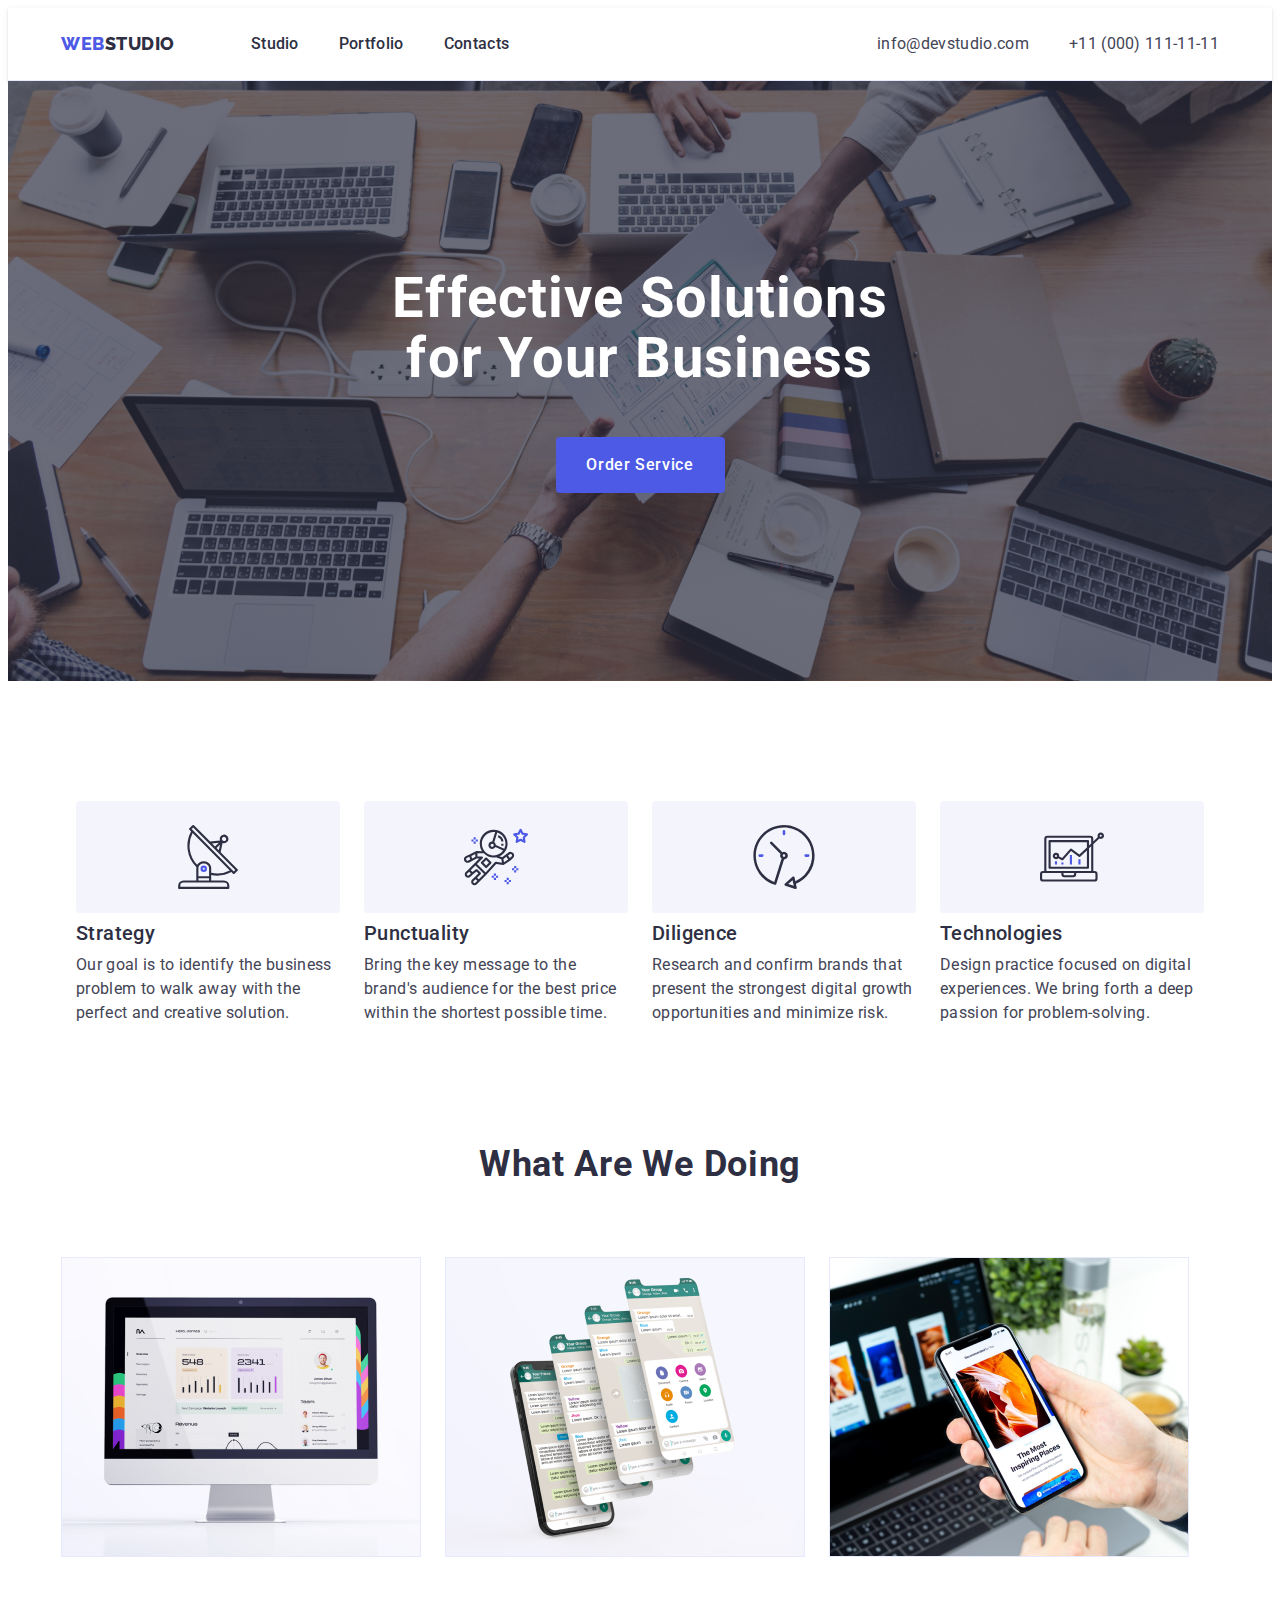
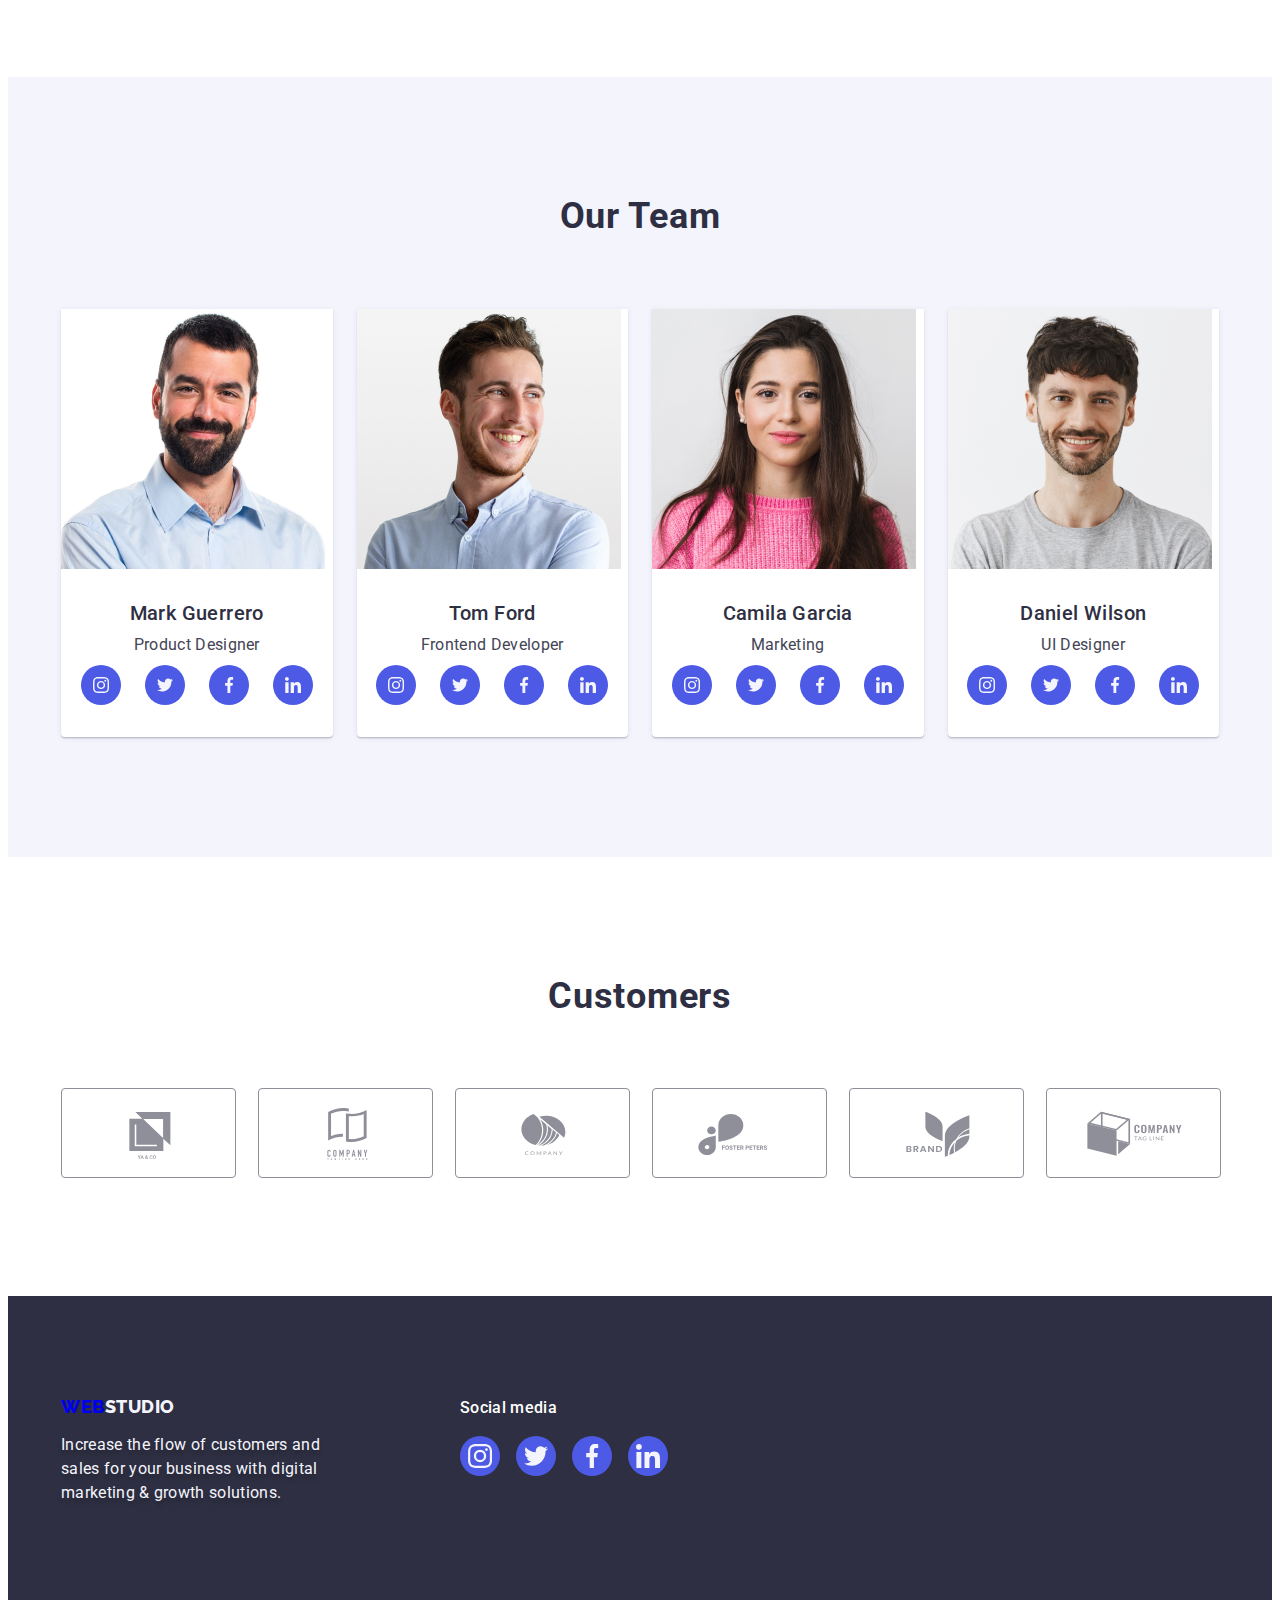
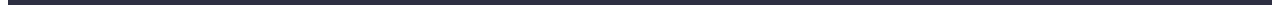
<file: index.html>
<!DOCTYPE html>
<html lang="en">
  <head>
    <meta charset="UTF-8" />
    <meta http-equiv="X-UA-Compatible" content="IE=edge" />
    <meta name="viewport" content="width=device-width, initial-scale=1.0" />
    <title>STUDIO</title>
    <link
      rel="stylesheet"
      href="https://cdnjs.cloudflare.com/ajax/libs/modern-normalize/1.1.0/modern-normalize.min.css"
      integrity="sha512-wpPYUAdjBVSE4KJnH1VR1HeZfpl1ub8YT/NKx4PuQ5NmX2tKuGu6U/JRp5y+Y8XG2tV+wKQpNHVUX03MfMFn9Q=="
      crossorigin="anonymous"
      referrerpolicy="no-referrer"
    />
    <link rel="preconnect" href="https://fonts.googleapis.com" />
    <link rel="preconnect" href="https://fonts.gstatic.com" crossorigin />
    <link
      href="https://fonts.googleapis.com/css2?family=Raleway:wght@800&family=Roboto:wght@400;500;700&display=swap"
      rel="stylesheet"
    />
    <link rel="stylesheet" href="./css/style.css" />
  </head>
  <body>
    <!-- Header -->
    <header class="header">
      <div class="container header-page">
        <nav class="navigation list">
          <a class="logo link" href="./index.html"
            >Web<span class="studio">Studio</span></a
          >
          <ul class="nav list">
            <li><a class="nav-page link" href="./index.html">Studio</a></li>
            <li>
              <a class="nav-page link" href="./portfolio.html">Portfolio</a>
            </li>
            <li><a class="nav-page link" href="">Contacts</a></li>
          </ul>
        </nav>
        <address class="address">
          <ul class="data list">
            <li>
              <a class="data-item link" href="mailto:info@devstudio.com"
                >info@devstudio.com</a
              >
            </li>
            <li>
              <a class="data-item link" href="tel:+110001111111"
                >+11 (000) 111-11-11</a
              >
            </li>
          </ul>
        </address>
      </div>
    </header>
    <!-- main -->
    <main>
      <!-- section 1  -->
      <section class="title">
        <div class="container cont-title">
          <h1 class="title-about">Effective Solutions for Your Business</h1>
          <button class="title-btn" type="button">Order Service</button>
        </div>
      </section>
      <!-- section 2 -->
      <section class="feature">
        <div class="container">
          <h2 class="feature-hidden">fuature</h2>
          <ul class="feature-items list">
            <li class="feature-list">
              <div class="feature-div-icon">
                <svg width="64" height="64" class="feature-icon">
                  <use href="./images/icons.svg#antenna"></use>
                </svg>
              </div>
              <h3 class="feature-sub">Strategy</h3>
              <p class="feature-sub-deck">
                Our goal is to identify the business problem to walk away with
                the perfect and creative solution.
              </p>
            </li>
            <li class="feature-list">
              <div class="feature-div-icon">
                <svg width="64" height="64" class="feature-icon">
                  <use href="./images/icons.svg#astronaut"></use>
                </svg>
              </div>
              <h3 class="feature-sub">Punctuality</h3>
              <p class="feature-sub-deck">
                Bring the key message to the brand's audience for the best price
                within the shortest possible time.
              </p>
            </li>
            <li class="feature-list">
              <div class="feature-div-icon">
                <svg width="64" height="64" class="feature-icon">
                  <use href="./images/icons.svg#clock"></use>
                </svg>
              </div>
              <h3 class="feature-sub">Diligence</h3>
              <p class="feature-sub-deck">
                Research and confirm brands that present the strongest digital
                growth opportunities and minimize risk.
              </p>
            </li>
            <li class="feature-list">
              <div class="feature-div-icon">
                <svg width="64" height="64" class="feature-icon">
                  <use href="./images/icons.svg#diagram"></use>
                </svg>
              </div>
              <h3 class="feature-sub">Technologies</h3>
              <p class="feature-sub-deck">
                Design practice focused on digital experiences. We bring forth a
                deep passion for problem-solving.
              </p>
            </li>
          </ul>
        </div>
      </section>
      <!-- section 3  -->
      <section class="work-title">
        <div class="container">
          <h2 class="works">What are we doing</h2>
          <ul class="works-list list">
            <li class="work-img">
              <img src="./images/feature/pc.jpg" alt="pc" width="360" />
            </li>
            <li class="work-img">
              <img src="./images/feature/tp.jpg" alt="tp" width="360" />
            </li>
            <li class="work-img">
              <img src="./images/feature/tp+pc.jpg" alt="pc+tp" width="360" />
            </li>
          </ul>
        </div>
      </section>

      <!-- section 4 -->
      <section class="team-title">
        <div class="container">
          <h2 class="team">Our Team</h2>
          <ul class="team-list list">
            <li class="team-img">
              <img src="./images/Face/MARK.jpg" alt="Mark" width="264" />
              <div class="img-desk">
                <h3 class="team-name">Mark Guerrero</h3>
                <p class="team-desc">Product Designer</p>
                <ul class="team-ul list">
                  <li class="team-li">
                    <a class="team-a" href="">
                      <svg width="16" height="16" class="team-svg">
                        <use href="./images/icons.svg#instagram"></use>
                      </svg>
                    </a>
                  </li>
                  <li class="team-li">
                    <a class="team-a" href="">
                      <svg width="16" height="16" class="team-svg">
                        <use href="./images/icons.svg#twitter"></use>
                      </svg>
                    </a>
                  </li>
                  <li class="team-li">
                    <a class="team-a" href="">
                      <svg width="16" height="16" class="team-svg">
                        <use href="./images/icons.svg#facebook"></use>
                      </svg>
                    </a>
                  </li>
                  <li class="team-li">
                    <a class="team-a" href="">
                      <svg width="16" height="16" class="team-svg">
                        <use href="./images/icons.svg#linkedin"></use>
                      </svg>
                    </a>
                  </li>
                </ul>
              </div>
            </li>
            <li class="team-img">
              <img src="./images/Face/TOM.jpg" alt="Tom" width="264" />
              <div class="img-desk">
                <h3 class="team-name">Tom Ford</h3>
                <p class="team-desc">Frontend Developer</p>
                <ul class="team-ul list">
                  <li class="team-li">
                    <a class="team-a" href="">
                      <svg width="16" height="16" class="team-svg">
                        <use href="./images/icons.svg#instagram"></use>
                      </svg>
                    </a>
                  </li>
                  <li class="team-li">
                    <a class="team-a" href="">
                      <svg width="16" height="16" class="team-svg">
                        <use href="./images/icons.svg#twitter"></use>
                      </svg>
                    </a>
                  </li>
                  <li class="team-li">
                    <a class="team-a" href="">
                      <svg width="16" height="16" class="team-svg">
                        <use href="./images/icons.svg#facebook"></use>
                      </svg>
                    </a>
                  </li>
                  <li class="team-li">
                    <a class="team-a" href="">
                      <svg width="16" height="16" class="team-svg">
                        <use href="./images/icons.svg#linkedin"></use>
                      </svg>
                    </a>
                  </li>
                </ul>
              </div>
            </li>
            <li class="team-img">
              <img src="./images/Face/rfkdwsz.jpg" alt="Camila" width="264" />
              <div class="img-desk">
                <h3 class="team-name">Camila Garcia</h3>
                <p class="team-desc">Marketing</p>
                <ul class="team-ul list">
                  <li class="team-li">
                    <a class="team-a" href="">
                      <svg width="16" height="16" class="team-svg">
                        <use href="./images/icons.svg#instagram"></use>
                      </svg>
                    </a>
                  </li>
                  <li class="team-li">
                    <a class="team-a" href="">
                      <svg width="16" height="16" class="team-svg">
                        <use href="./images/icons.svg#twitter"></use>
                      </svg>
                    </a>
                  </li>
                  <li class="team-li">
                    <a class="team-a" href="">
                      <svg width="16" height="16" class="team-svg">
                        <use href="./images/icons.svg#facebook"></use>
                      </svg>
                    </a>
                  </li>
                  <li class="team-li">
                    <a class="team-a" href="">
                      <svg width="16" height="16" class="team-svg">
                        <use href="./images/icons.svg#linkedin"></use>
                      </svg>
                    </a>
                  </li>
                </ul>
              </div>
            </li>
            <li class="team-img">
              <img src="./images/Face/dskcjy.jpg" alt="DAinel" width="264" />
              <div class="img-desk">
                <h3 class="team-name">Daniel Wilson</h3>
                <p class="team-desc">UI Designer</p>

                  <ul class="team-ul list">
                    <li class="team-li">
                      <a class="team-a" href="">
                        <svg width="16" height="16" class="team-svg">
                          <use
                            href="./images/icons.svg#instagram"
                          ></use>
                        </svg>
                      </a>
                    </li>
                    <li class="team-li">
                      <a class="team-a" href="">
                        <svg width="16" height="16" class="team-svg">
                          <use href="./images/icons.svg#twitter"></use>
                        </svg>
                      </a>
                    </li>
                    <li class="team-li">
                      <a class="team-a" href="">
                        <svg width="16" height="16" class="team-svg">
                          <use
                            href="./images/icons.svg#facebook"
                          ></use>
                        </svg>
                      </a>
                    </li>
                    <li class="team-li">
                      <a class="team-a" href="">
                        <svg width="16" height="16" class="team-svg">
                          <use
                            href="./images/icons.svg#linkedin"
                          ></use>
                        </svg>
                      </a>
                    </li>
                  </ul>
              </div>
            </li>
          </ul>
        </div>
        <!-- section 5 -->
      </section>
      <section class="customers">
        <div class="container">
          <h2 class="customers-head">Customers</h2>
          <ul class="customers-ul list">
            <li class="customers-li">
              <a class="customers-link" href="">
                <svg width="104" height="56" class="customers-icon">
                  <use href="./images/icons.svg#logo-1"></use>
                </svg>
              </a>
            </li>
            <li class="customers-li">
              <a class="customers-link" href="">
                <svg width="104" height="56" class="customers-icon">
                  <use href="./images/icons.svg#logo-2"></use>
                </svg>
              </a>
            </li>
            <li class="customers-li">
              <a class="customers-link" href="">
                <svg width="104" height="56" class="customers-icon">
                  <use href="./images/icons.svg#logo-3"></use>
                </svg>
              </a>
            </li>
            <li class="customers-li">
              <a class="customers-link" href="">
                <svg width="104" height="56" class="customers-icon">
                  <use href="./images/icons.svg#logo-4"></use>
                </svg>
              </a>
            </li>
            <li class="customers-li">
              <a class="customers-link" href="">
                <svg width="104" height="56" class="customers-icon">
                  <use href="./images/icons.svg#logo-5"></use>
                </svg>
              </a>
            </li>
            <li class="customers-li">
              <a class="customers-link" href="">
                <svg width="104" height="56" class="customers-icon">
                  <use href="./images/icons.svg#logo-6"></use>
                </svg>
              </a>
            </li>
          </ul>
        </div>
      </section>
    </main>
    <!-- Footer -->
    <footer class="footer">
      <div class="container footer-div">
        <div class="containe footer-div-log">
          <a class="logo-foot link" href="./index.html"
            >Web<span class="studio-foot">Studio</span></a
          >
          <p class="footer-desc">
            Increase the flow of customers and sales for your business with
            digital marketing & growth solutions.
          </p>
        </div>
        <div class="container footer-div-soc">
          <p class="social">Social media</p>
          <ul class="social-ul list">
            <li class="social-li">
              <a class="social-a" href="">
                <svg width="24" height="24" class="social-svg">
                  <use href="./images/icons.svg#instagram"></use>
                </svg>
              </a>
            </li>
            <li class="social-li">
              <a class="social-a" href="">
                <svg width="24" height="24" class="social-svg">
                  <use href="./images/icons.svg#twitter"></use>
                </svg>
              </a>
            </li>
            <li class="social-li">
              <a class="social-a" href="">
                <svg width="24" height="24" class="social-svg">
                  <use href="./images/icons.svg#facebook"></use>
                </svg>
              </a>
            </li>
            <li class="social-li">
              <a class="social-a" href="">
                <svg width="24" height="24" class="social-svg">
                  <use href="./images/icons.svg#linkedin"></use>
                </svg>
              </a>
            </li>
          </ul>
        </div>
      </div>
    </footer>
  </body>
</html>
</file>
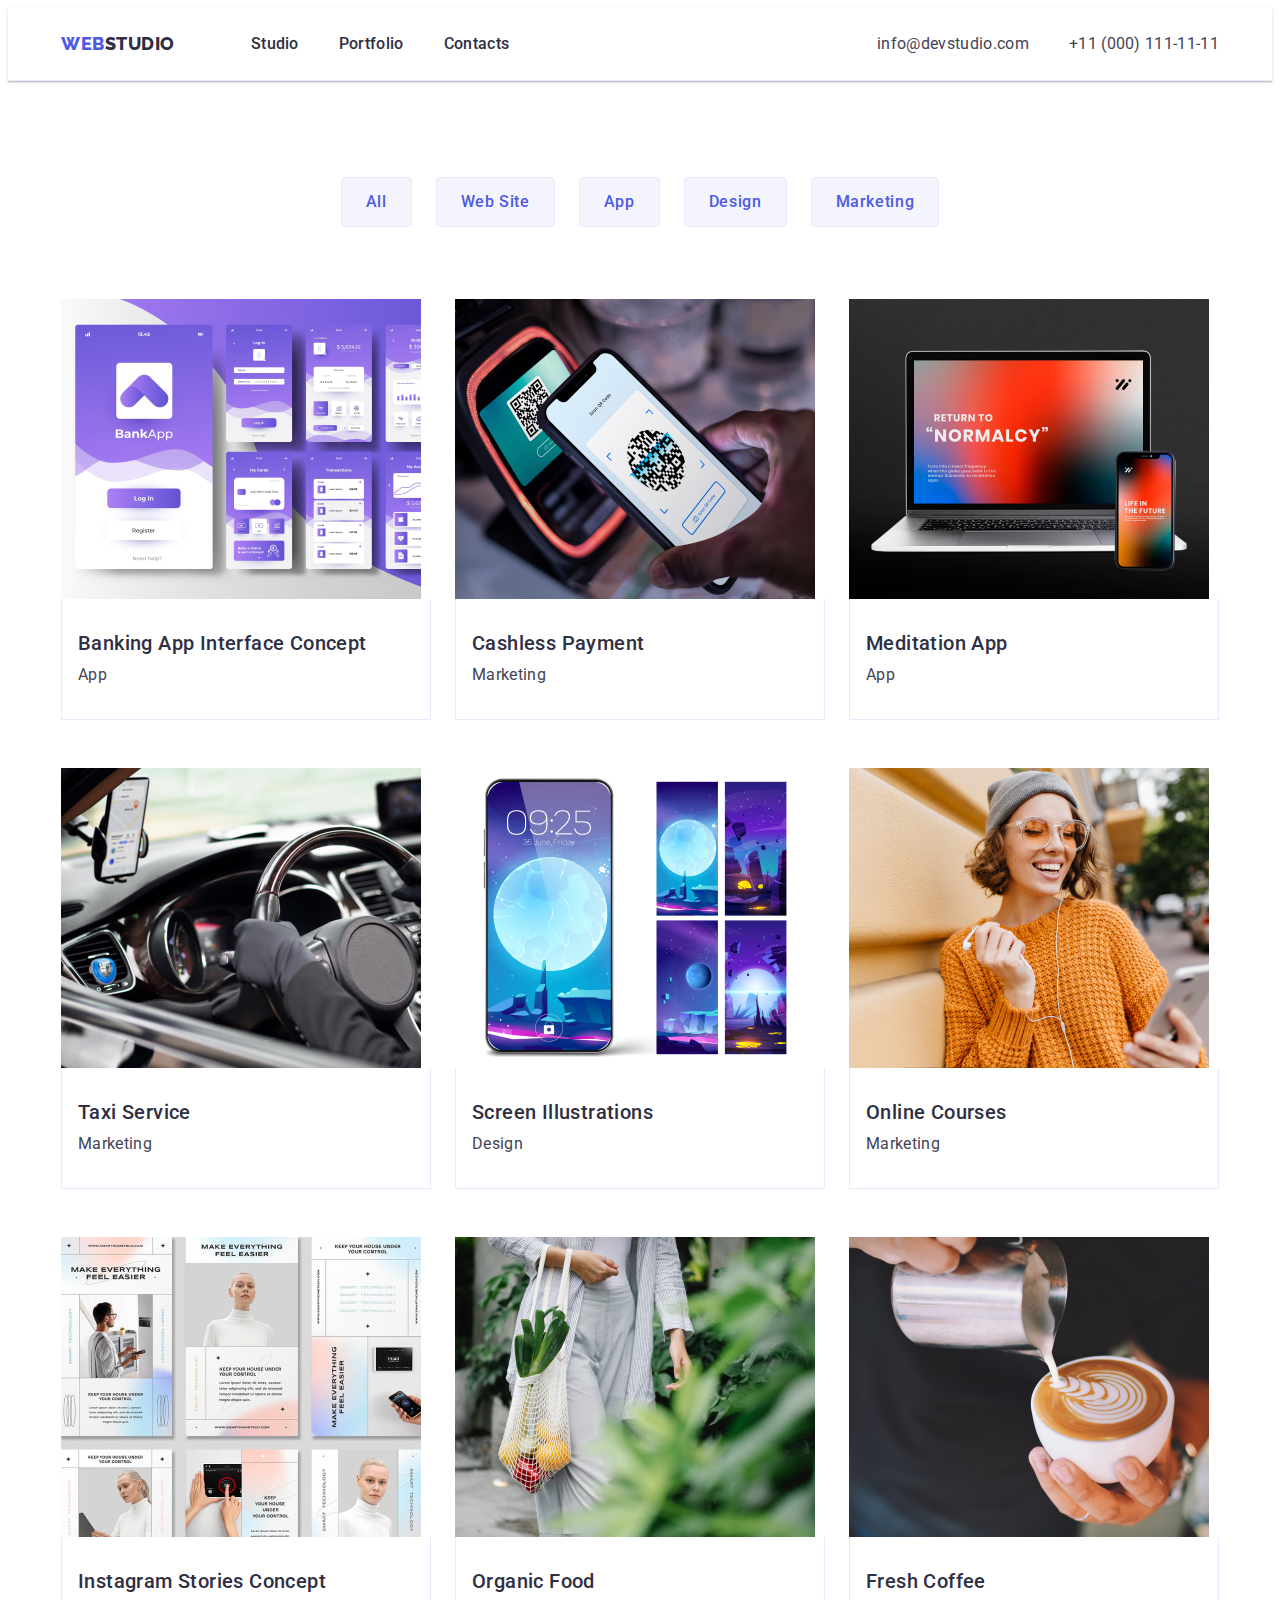
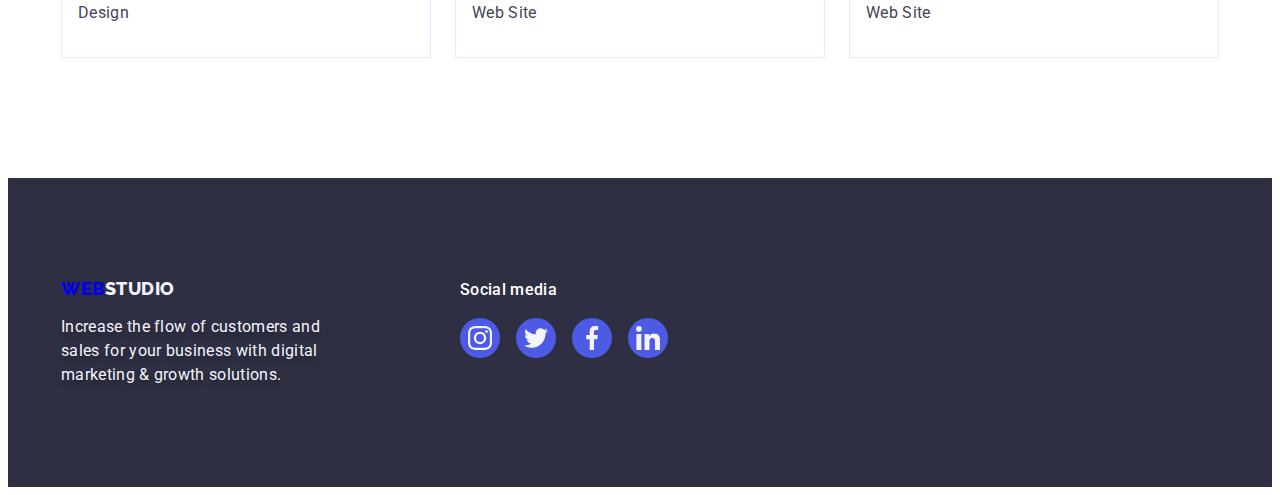
<file: portfolio.html>
<!DOCTYPE html>
<html lang="en">
  <head>
    <meta charset="UTF-8" />
    <meta http-equiv="X-UA-Compatible" content="IE=edge" />
    <meta name="viewport" content="width=device-width, initial-scale=1.0" />
    <title>Portfolio</title>
    <link
      rel="stylesheet"
      href="https://cdnjs.cloudflare.com/ajax/libs/modern-normalize/1.1.0/modern-normalize.min.css"
      integrity="sha512-wpPYUAdjBVSE4KJnH1VR1HeZfpl1ub8YT/NKx4PuQ5NmX2tKuGu6U/JRp5y+Y8XG2tV+wKQpNHVUX03MfMFn9Q=="
      crossorigin="anonymous"
      referrerpolicy="no-referrer"
    />
    <link rel="preconnect" href="https://fonts.googleapis.com" />
    <link rel="preconnect" href="https://fonts.gstatic.com" crossorigin />
    <link
      href="https://fonts.googleapis.com/css2?family=Raleway:wght@800&family=Roboto:wght@400;500;700&display=swap"
      rel="stylesheet"
    />
    <link rel="stylesheet" href="./css/style.css" />
  </head>
  <body>
    <!-- head -->
    <header class="header">
      <div class="container header-page">
        <nav class="navigation list">
          <a class="logo link" href="./index.html"
            >Web<span class="studio">Studio</span></a
          >
          <ul class="nav list">
            <li><a class="nav-page link" href="./index.html">Studio</a></li>
            <li>
              <a class="nav-page link" href="./portfolio.html">Portfolio</a>
            </li>
            <li><a class="nav-page link" href="">Contacts</a></li>
          </ul>
        </nav>
        <address class="address">
          <ul class="data list">
            <li>
              <a class="data-item link" href="mailto:info@devstudio.com"
                >info@devstudio.com</a
              >
            </li>
            <li>
              <a class="data-item link" href="tel:+110001111111"
                >+11 (000) 111-11-11</a
              >
            </li>
          </ul>
        </address>
      </div>
    </header>
    <!-- main -->
    <main>
      <!-- filtter btn -->
      <section class="button-title list">
        <div class="container">
          <h1 class="feature-hidden">portfolio</h1>
          <ul class="btn-list list">
            <li class="btn-item">
              <button class="btn" type="button">All</button>
            </li>
            <li class="btn-item">
              <button class="btn" type="button">Web Site</button>
            </li>
            <li class="btn-item">
              <button class="btn" type="button">App</button>
            </li>
            <li class="btn-item">
              <button class="btn" type="button">Design</button>
            </li>
            <li class="btn-item">
              <button class="btn" type="button">Marketing</button>
            </li>
          </ul>
          <ul class="row-list">
            <li class="row-item">
              <a class="row-link link" href="">
                <img
                  src="./images/portf/banking.jpg"
                  alt="banking-App"
                  width="360"
                />
                <div class="row-div">
                  <h2 class="row-img-caption">Banking App Interface Concept</h2>
                  <p class="row-img-desc">App</p>
                </div>
              </a>
            </li>
            <li class="row-item ">
              <a class="row-link link" href="">
                <img
                  src="./images/portf/payment.jpg"
                  alt="Cashless-Payment"
                  width="360"
                />
                <div class="row-div">
                  <h2 class="row-img-caption">Cashless Payment</h2>
                  <p class="row-img-desc">Marketing</p>
                </div>
              </a>
            </li>
            <li class="row-item">
              <a class="row-link link" href="">
                <img
                  src="./images/portf/meditation.jpg"
                  alt="Meditation-App"
                  width="360"
                />
                <div class="row-div">
                  <h2 class="row-img-caption">Meditation App</h2>
                  <p class="row-img-desc">App</p>
                </div>
              </a>
            </li>
            <li class="row-item">
              <a class="row-link link" href="">
                <img
                  src="./images/portf/taxi.jpg"
                  alt="Taxi-Service"
                  width="360"
                />
                <div class="row-div">
                  <h2 class="row-img-caption">Taxi Service</h2>
                  <p class="row-img-desc">Marketing</p>
                </div>
              </a>
            </li>
            <li class="row-item">
              <a class="row-link link" href="">
                <img
                  src="./images/portf/phone.jpg"
                  alt="Screen-Illustrations"
                  width="360"
                />
                <div class="row-div">
                  <h2 class="row-img-caption">Screen Illustrations</h2>
                  <p class="row-img-desc">Design</p>
                </div>
              </a>
            </li>
            <li class="row-item">
              <a class="row-link link" href="">
                <img
                  src="./images/portf/online.jpg"
                  alt="Online-Courses"
                  width="360"
                />
                <div class="row-div">
                  <h2 class="row-img-caption">Online Courses</h2>
                  <p class="row-img-desc">Marketing</p>
                </div></a
              >
            </li>
            <li class="row-item">
              <a class="row-link link" href="">
                <img
                  src="./images/portf/insta.jpg"
                  alt="Instagram-Stories-Concept"
                  width="360"
                />
                <div class="row-div">
                  <h2 class="row-img-caption">Instagram Stories Concept</h2>
                  <p class="row-img-desc">Design</p>
                </div></a
              >
            </li>
            <li class="row-item">
              <a class="row-link link" href="">
                <img
                  src="./images/portf/organic.jpg"
                  alt="Organic-Food"
                  width="360"
                />
                <div class="row-div">
                  <h2 class="row-img-caption">Organic Food</h2>
                  <p class="row-img-desc">Web Site</p>
                </div></a
              >
            </li>
            <li class="row-item">
              <a class="row-link link" href="">
                <img
                  src="./images/portf/coffe.jpg"
                  alt="Fresh-Coffee"
                  width="360"
                />
                <div class="row-div">
                  <h2 class="row-img-caption">Fresh Coffee</h2>
                  <p class="row-img-desc">Web Site</p>
                </div>
              </a>
            </li>
          </ul>
        </div>
      </section>
    </main>
    <!-- footer -->

    <footer class="footer">
      <div class="container footer-div">
        <div class="containe footer-div-log">
          <a class="logo-foot link" href="./index.html"
            >Web<span class="studio-foot">Studio</span></a
          >
          <p class="footer-desc">
            Increase the flow of customers and sales for your business with
            digital marketing & growth solutions.
          </p>
        </div>
        <div class="container footer-div-soc">
          <p class="social">Social media</p>
          <ul class="social-ul list">
            <li class="social-li">
              <a class="social-a" href="">
                <svg width="24" height="24" class="social-svg">
                  <use href="./images/icons.svg#instagram"></use>
                </svg>
              </a>
            </li>
            <li class="social-li">
              <a class="social-a" href="">
                <svg width="24" height="24" class="social-svg">
                  <use href="./images/icons.svg#twitter"></use>
                </svg>
              </a>
            </li>
            <li class="social-li">
              <a class="social-a" href="">
                <svg width="24" height="24" class="social-svg">
                  <use href="./images/icons.svg#facebook"></use>
                </svg>
              </a>
            </li>
            <li class="social-li">
              <a class="social-a" href="">
                <svg width="24" height="24" class="social-svg">
                  <use href="./images/icons.svg#linkedin"></use>
                </svg>
              </a>
            </li>
          </ul>
        </div>
      </div>
    </footer>
  </body>
</html>
</file>
<file: css/style.css>
:root {
  --main-text-color: #434455;
  --section-text-color: #2e2f42;
  --btn-color-text: #4d5ae5;
  --btn-color-back: #f4f4fd;
  --hover-calor: #ffffff;
  --hover-back: #404bbf;
  --border-btn: #e7e9fc;
  --col-item: #8e8f99;
}

.link {
  text-decoration: none;
}
.list {
  list-style: none;
}

body {
  font-family: "Roboto", sans-serif;
  background-color: var(--hover-calor);
  color: var(--main-text-color);
}

/* 2 hw */
.container {
  width: 1158px;
  margin: 0 auto;
  padding: 0 15px;
}

.header {
  display: flex;
  border-bottom: 1px solid #e7e9fc;
  box-shadow: 0px 2px 1px rgba(46, 47, 66, 0.08), 0px 1px 1px rgba(46, 47, 66, 0.16), 0px 1px 6px rgba(46, 47, 66, 0.08);
}

.header-page {
  display: flex;
}
.logo {
  color: var(--btn-color-text);
  font-family: "Raleway", sans-serif;
  font-weight: 800;
  font-size: 18px;
  line-height: 1.17;
  letter-spacing: 0.03em;
  text-transform: uppercase;
  margin-right: 76px;
}
.studio {
  color: var(--section-text-color);
}

.nav {
  display: flex;
  align-items: center;
  gap: 40px;
  margin: 0;
  padding-left: 0;
}
.navigation {
  display: flex;
  align-items: center;
  margin-right: auto;
}

.nav-page {
  font-weight: 500;
  font-size: 16px;
  line-height: 1.5;
  letter-spacing: 0.02em;
  color: var(--section-text-color);
  padding: 24px 0;
  display: block;
}
.nav-page:hover {
  color: var(--hover-back);
}
.nav-page:focus {
  color: var(--hover-back);
}

.address {
  font-style: normal;
}

.data {
  display: flex;
  gap: 40px;
  margin: 0;
  padding-left: 0;
}

.data-item {
  font-weight: 400;
  font-size: 16px;
  line-height: 1.5;
  letter-spacing: 0.02em;
  color: var(--main-text-color);
  padding: 24px 0;
  display: block;
}
.data-item:hover {
  color: var(--hover-back);
}
.data-item:focus {
  color: var(--hover-back);
}
/* 1 section */
.title {
  background-color: var(--section-text-color);
  padding: 188px 0;
  background-image: linear-gradient(rgba(46, 47, 66, 0.7), rgba(46, 47, 66, 0.7)), url(../images/BG/people-office.jpeg);
  background-repeat: no-repeat;
  background-position: center;
  max-width: 1440px;
  background-size: cover;
  margin-left: auto;
  margin-right: auto;
}

.title-about {
  font-size: 56px;
  line-height: 1.07;
  text-align: center;
  letter-spacing: 0.02em;
  color: var(--hover-calor);
  max-width: 496px;
  margin: 0 auto;
}
.title-btn {
  background-color: var(--btn-color-text);
  font-family: "Roboto", sans-serif;
  font-weight: 500;
  font-size: 16px;
  line-height: 1.5;
  letter-spacing: 0.04em;
  color: var(--hover-calor);
  cursor: pointer;
  display: block;
  min-width: 169px;
  height: 56px;
  border: none;
  border-radius: 4px;
  margin: 48px auto 0;
}
.title-btn:hover {
  background-color: var(--hover-back);
}
.title-btn:focus {
  background-color: var(--hover-back);
}

/* 2 section */

.feature-hidden {
  position: absolute;
  width: 1px;
  height: 1px;
  margin: -1px;
  border: 0;
  padding: 0;
  white-space: nowrap;
  clip-path: inset(100%);
  clip: rect(0 0 0 0);
  overflow: hidden;
}

.feature-items {
  gap: 24px;
  display: flex;
  justify-content: center;
  flex-basis: calc((100% - 3 * 24px) / 4);
  padding-left: 0;
  margin-top: 0;
  margin-bottom: 0;
}

.feature-sub {
  font-weight: 500;
  font-size: 20px;
  line-height: 1.2;
  letter-spacing: 0.02em;
  color: var(--section-text-color);
  margin: 0 0 8px 0;
  display: inline-block;
}
.feature-sub-deck {
  font-size: 16px;
  line-height: 24px;
  letter-spacing: 0.02em;
  max-width: 264px;
  margin: 0;
}
.feature {
  padding: 120px 0;
}



.feature-div-icon {
  display: flex;
  align-items: center;
  justify-content: center;
  width: 264px;
  height: 112px;
  background-color: var(--btn-color-back);
  border-radius: 4px;
  margin-bottom: 8px;
}


/* 3 section */

.works {
  font-size: 36px;
  line-height: 1.11;
  text-align: center;
  letter-spacing: 0.02em;
  text-transform: capitalize;
  color: var(--section-text-color);
  margin-bottom: 72px;
  margin-top: 0;
}

.work-title {
  padding-bottom: 120px;
}

.works-list {
  display: flex;
  gap: 24px;
  padding-left: 0;
  margin: 0;
}

.works-img {
  width: calc((100% - 48px) / 3);
}

/* 4 section */
.team-title {
  background-color: var(--btn-color-back);
  padding: 120px 0;
}
.team {
  font-size: 36px;
  line-height: 1.11;
  text-align: center;
  letter-spacing: 0.02em;
  text-transform: capitalize;
  color: var(--section-text-color);
  margin-bottom: 72px;
  margin-top: 0;
}

.team-list {
  display: flex;
  gap: 24px;
  padding: 0;
  margin: 0;
}
.team-img {
  background-color: var(--hover-calor);
  width: calc((100% - 72px) / 4);
  border-radius: 0px 0px 4px 4px;
  box-shadow: 0px 1px 6px rgba(46, 47, 66, 0.08),
    0px 1px 1px rgba(46, 47, 66, 0.16), 0px 2px 1px rgba(46, 47, 66, 0.08);
}
.img-desk {
  padding: 32px 16px;
  padding: 32px 0;
}

.team-name {
  font-weight: 500;
  font-size: 20px;
  line-height: 1.2;
  letter-spacing: 0.02em;
  color: var(--section-text-color);
  text-align: center;
  margin: 0 0 8px 0;
}

.team-desc {
  font-size: 16px;
  line-height: 1.5;
  letter-spacing: 0.02em;
  color: var(--main-text-color);
  text-align: center;
  margin: 0 0 8px 0;
}

.team-ul {
  display: flex;
  justify-content: center;
  gap: 24px; 
  padding-left: 0;
}

.team-a {
  width: 40px;
  height: 40px;
  background-color: var(--btn-color-text);
  border-radius: 50%;
  display: flex;
  justify-content: center;
  align-items: center;
}
.team-a:hover,
.team-a:focus {
  background-color: #404bbf
}

.team-svg {
  fill: var(--btn-color-back);
}



/* section 5 */

.customers {
  margin: 0;
  padding: 120px 0;
}


.customers-head {
  font-size: 36px;
  line-height: 1.1;
  text-align: center;
  letter-spacing: 0.02em;
  text-transform: capitalize;
  color: var(--section-text-color);
  margin-bottom: 72px;
  margin-top: 0;
}

.customers-ul {
  display: flex;
  margin: 0;
  padding-left: 0;
  gap: 24px;
  align-items: center;
  justify-content: center;
}

.customers-li {
  width: calc((100% - 120px) / 6);
  height: 88px;
}
.customers-link {
  width: 100%;
  height: 100%;
  border: 1px solid var(--col-item);
  border-radius: 4px;
  display: flex;
  justify-content: center;
  align-items: center; 
  color: var(--col-item);
}

.customers-icon {
  fill: currentColor ;
}

.customers-link:hover,
.customers-link:focus {
  border-color: #404bbf;
  color: #404bbf;
}


.customers-icon:focus,
.customers-icon:hover {
  border-color: #404bbf;
  color: #404bbf;
}


/* fotter */
.footer {
  background-color: var(--section-text-color);
  padding: 100px 0;
  display: flex;
  
}
.logo-foot {
  color: var(-b-tn-color-text);
  font-family: "Raleway", sans-serif;
  font-weight: 800;
  font-size: 18px;
  line-height: 1.17;
  letter-spacing: 0.03em;
  text-transform: uppercase;
  display: inline-block;
  margin-bottom: 16px;
}
.studio-foot {
  color: var(--btn-color-back);
}
.footer-desc {
  font-size: 16px;
  line-height: 1.5;
  letter-spacing: 0.02em;
  color: var(--btn-color-back);
  text-shadow: 0px 4px 4px rgba(0, 0, 0, 0.25);
  max-width: 264px;
  margin: 0;

  
}

.footer-div {
  display: flex;
  align-items: baseline
}
.footer-div-log{
  margin-right: 120px;
  min-width: 264px;
}

.social {
  font-weight: 500;
  font-size: 16px;
  line-height: 1.5;
  letter-spacing: 0.02em;
  color: var(--hover-calor);
  margin-bottom: 16px;
  margin-top: 0;

}

.social-ul {
  display: flex;
  gap: 16px;
  padding-left: 0;
  margin: 0;
}
.social-li {
  width: 40px;
  height: 40px;
}

.social-a {
  width: 100%;
  height: 100%;
  background-color: var(--btn-color-text);
  border-radius: 50%;
  display: flex;
  align-items: center;
  justify-content: center;
}
.social-svg {
  fill: var(--btn-color-back)
}
.social-a:hover,
.social-a:focus {
  background-color: #31d0aa
}

/* main Portfolio*/

.button-title {
  padding-top: 96px;
  padding-bottom: 120px;
}

.btn-list {
  display: flex;
  justify-content: center;
  gap: 24px;
  margin-bottom: 72px;
  padding-left: 0;
  margin-top: 0;
}

.btn {
  font-weight: 500;
  font-family: "Roboto", sans-serif;
  font-size: 16px;
  line-height: 1.5;
  letter-spacing: 0.04em;
  color: var(--btn-color-text);
  background-color: var(--btn-color-back);
  cursor: pointer;
  padding: 12px 24px;
  border: 1px solid var(--border-btn);
  border-radius: 4px;
}
.btn:hover {
  color: var(--hover-calor);
  background-color: var(--hover-back);
  border: 1px solid transparent;
  box-shadow: 0px 3px 1px rgba(0, 0, 0, 0.1), 0px 2px 1px rgba(0, 0, 0, 0.08), 0px 2px 2px rgba(0, 0, 0, 0.12);
}
.btn:focus {
  color: var(--hover-calor);
  background-color: var(--hover-back);
  border: 1px solid transparent;
  box-shadow: 0px 3px 1px rgba(0, 0, 0, 0.1), 0px 2px 1px rgba(0, 0, 0, 0.08), 0px 2px 2px rgba(0, 0, 0, 0.12);
}

.row-list {
  flex-wrap: wrap;
  display: flex;
  row-gap: 48px;
  column-gap: 24px;
  padding-left: 0;
  margin: 0;
}
.row-item {
  width: calc((100% - 48px) / 3);
  display: block;
}

.row-link {
  display: block;
}

.row-link:hover,
.row-link:focus {
  box-shadow: 0px 1px 6px rgba(46, 47, 66, 0.08),
    0px 1px 1px rgba(46, 47, 66, 0.16), 0px 2px 1px rgba(46, 47, 66, 0.08);
}


img {
  display: block;
}

.row-div {
  padding: 32px 16px;
  border: 1px solid var(--border-btn);
  border-top: none;
 
}
.row-img-caption {
  font-weight: 500;
  font-size: 20px;
  line-height: 1.2;
  letter-spacing: 0.02em;
  color: var(--section-text-color);
  margin: 0 0 8px 0;
}
.row-img-desc {
  font-size: 16px;
  line-height: 1.5;
  letter-spacing: 0.02em;
  color: var(--main-text-color);
  margin: 0;
}
</file>
